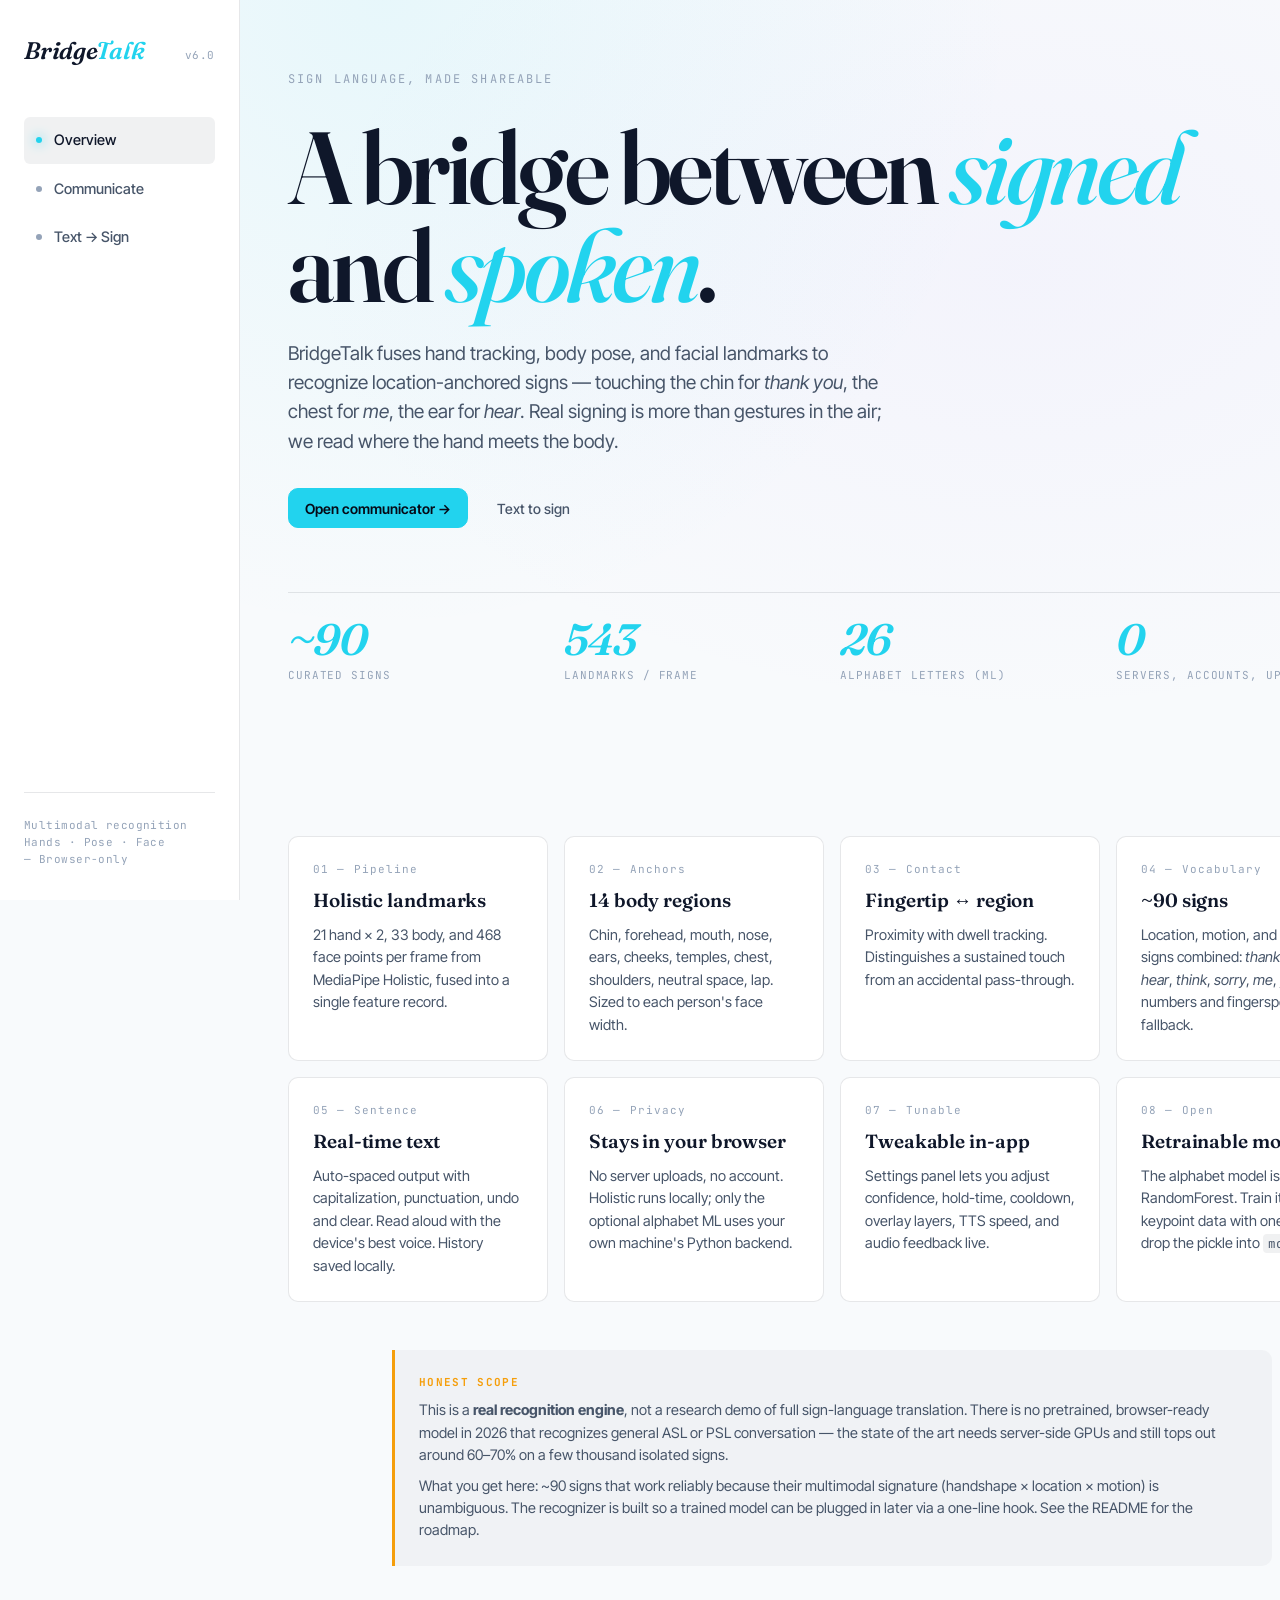
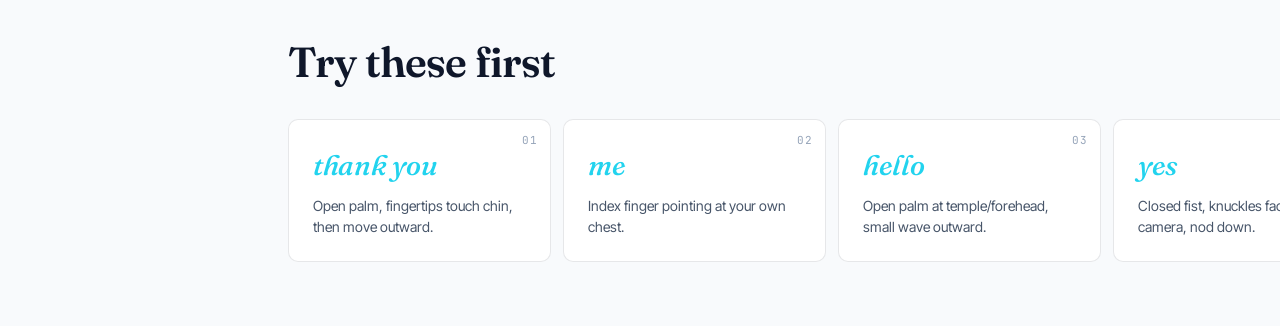
<file: index.html>
<!DOCTYPE html>
<html lang="en">
<head>
  <meta charset="utf-8" />
  <meta name="viewport" content="width=device-width, initial-scale=1" />
  <title>BridgeTalk — Multimodal Sign Language Communication</title>
  <link rel="stylesheet" href="style.css" />
  <script>
    try {
      const s = JSON.parse(localStorage.getItem('bridgetalk.settings.v1') || '{}');
      if (s.theme && s.theme !== 'auto') document.documentElement.setAttribute('data-theme', s.theme);
    } catch (e) {}
  </script>
</head>
<body>
  <div class="app-shell">
    <aside class="sidebar">
      <div class="brand">
        <span class="brand-mark">Bridge<em class="accent">Talk</em></span>
        <span class="brand-version">v6.0</span>
      </div>
      <nav class="nav">
        <a class="nav-item active" href="index.html"><span class="dot"></span>Overview</a>
        <a class="nav-item" href="communicate.html"><span class="dot"></span>Communicate</a>
        <a class="nav-item" href="text-to-sign.html"><span class="dot"></span>Text → Sign</a>
      </nav>
      <div class="sidebar-footer">
        Multimodal recognition<br>
        Hands · Pose · Face<br>
        — Browser-only
      </div>
    </aside>

    <main class="main" style="padding: 0;">
      <section class="hero">
        <div class="row-between" style="margin-bottom: var(--space-5);">
          <div class="hero-eyebrow">Sign language, made shareable</div>
          <div class="row" style="gap:8px;">
            <button class="btn btn-ghost btn-sm" id="themeToggle" title="Cycle theme">
              <span id="themeIcon">◐</span> <span id="themeLabel">Auto</span>
            </button>
          </div>
        </div>
        <h1 class="hero-title">A bridge between <em>signed</em> and <em>spoken</em>.</h1>
        <p class="hero-lede">
          BridgeTalk fuses hand tracking, body pose, and facial landmarks to recognize
          location-anchored signs — touching the chin for <em>thank you</em>, the chest for
          <em>me</em>, the ear for <em>hear</em>. Real signing is more than gestures in
          the air; we read where the hand meets the body.
        </p>
        <div class="hero-cta">
          <a class="btn btn-primary" href="communicate.html">Open communicator →</a>
          <a class="btn btn-ghost" href="text-to-sign.html">Text to sign</a>
        </div>

        <div class="hero-stats">
          <div class="hero-stat">
            <div class="hero-stat-num">~90</div>
            <div class="hero-stat-label">Curated signs</div>
          </div>
          <div class="hero-stat">
            <div class="hero-stat-num">543</div>
            <div class="hero-stat-label">Landmarks / frame</div>
          </div>
          <div class="hero-stat">
            <div class="hero-stat-num">26</div>
            <div class="hero-stat-label">Alphabet letters (ML)</div>
          </div>
          <div class="hero-stat">
            <div class="hero-stat-num">0</div>
            <div class="hero-stat-label">Servers, accounts, uploads</div>
          </div>
        </div>
      </section>

      <section class="feature-grid">
        <article class="feature">
          <div class="feature-num">01 — Pipeline</div>
          <h3 class="feature-title">Holistic landmarks</h3>
          <p>21 hand × 2, 33 body, and 468 face points per frame from MediaPipe Holistic, fused into a single feature record.</p>
        </article>
        <article class="feature">
          <div class="feature-num">02 — Anchors</div>
          <h3 class="feature-title">14 body regions</h3>
          <p>Chin, forehead, mouth, nose, ears, cheeks, temples, chest, shoulders, neutral space, lap. Sized to each person's face width.</p>
        </article>
        <article class="feature">
          <div class="feature-num">03 — Contact</div>
          <h3 class="feature-title">Fingertip ↔ region</h3>
          <p>Proximity with dwell tracking. Distinguishes a sustained touch from an accidental pass-through.</p>
        </article>
        <article class="feature">
          <div class="feature-num">04 — Vocabulary</div>
          <h3 class="feature-title">~90 signs</h3>
          <p>Location, motion, and shape signs combined: <em>thank you</em>, <em>eat</em>, <em>hear</em>, <em>think</em>, <em>sorry</em>, <em>me</em>, <em>you</em>, plus numbers and fingerspelling fallback.</p>
        </article>
        <article class="feature">
          <div class="feature-num">05 — Sentence</div>
          <h3 class="feature-title">Real-time text</h3>
          <p>Auto-spaced output with capitalization, punctuation, undo and clear. Read aloud with the device's best voice. History saved locally.</p>
        </article>
        <article class="feature">
          <div class="feature-num">06 — Privacy</div>
          <h3 class="feature-title">Stays in your browser</h3>
          <p>No server uploads, no account. Holistic runs locally; only the optional alphabet ML uses your own machine's Python backend.</p>
        </article>
        <article class="feature">
          <div class="feature-num">07 — Tunable</div>
          <h3 class="feature-title">Tweakable in-app</h3>
          <p>Settings panel lets you adjust confidence, hold-time, cooldown, overlay layers, TTS speed, and audio feedback live.</p>
        </article>
        <article class="feature">
          <div class="feature-num">08 — Open</div>
          <h3 class="feature-title">Retrainable model</h3>
          <p>The alphabet model is a small RandomForest. Train it on real keypoint data with one script and drop the pickle into <code>models/</code>.</p>
        </article>
      </section>

      <section class="disclosure">
        <h4>Honest scope</h4>
        <p>
          This is a <strong>real recognition engine</strong>, not a research demo of full sign-language
          translation. There is no pretrained, browser-ready model in 2026 that recognizes general
          ASL or PSL conversation — the state of the art needs server-side GPUs and still tops out
          around 60–70% on a few thousand isolated signs.
        </p>
        <p>
          What you get here: ~90 signs that work reliably because their multimodal signature
          (handshape × location × motion) is unambiguous. The recognizer is built so a trained
          model can be plugged in later via a one-line hook. See the README for the roadmap.
        </p>
      </section>

      <section class="how-to">
        <div class="how-to-inner">
          <h2 class="how-to-title">Try these first</h2>
          <div class="how-to-grid">
            <div class="how-to-card">
              <div class="how-to-num">01</div>
              <div class="how-to-sign">thank you</div>
              <div class="how-to-step">Open palm, fingertips touch chin, then move outward.</div>
            </div>
            <div class="how-to-card">
              <div class="how-to-num">02</div>
              <div class="how-to-sign">me</div>
              <div class="how-to-step">Index finger pointing at your own chest.</div>
            </div>
            <div class="how-to-card">
              <div class="how-to-num">03</div>
              <div class="how-to-sign">hello</div>
              <div class="how-to-step">Open palm at temple/forehead, small wave outward.</div>
            </div>
            <div class="how-to-card">
              <div class="how-to-num">04</div>
              <div class="how-to-sign">yes</div>
              <div class="how-to-step">Closed fist, knuckles facing camera, nod down.</div>
            </div>
          </div>
        </div>
      </section>
    </main>
  </div>

  <script type="module">
    import { settings } from './js/settings.js';

    const btn = document.getElementById('themeToggle');
    const icon = document.getElementById('themeIcon');
    const label = document.getElementById('themeLabel');
    const ORDER = ['auto', 'dark', 'light'];
    const ICONS = { auto: '◐', dark: '●', light: '○' };
    const LABELS = { auto: 'Auto', dark: 'Dark', light: 'Light' };

    function render() {
      const t = settings.get('theme');
      icon.textContent = ICONS[t];
      label.textContent = LABELS[t];
    }
    render();
    btn?.addEventListener('click', () => {
      const t = settings.get('theme');
      const next = ORDER[(ORDER.indexOf(t) + 1) % ORDER.length];
      settings.set('theme', next);
      render();
    });
  </script>
</body>
</html>
</file>
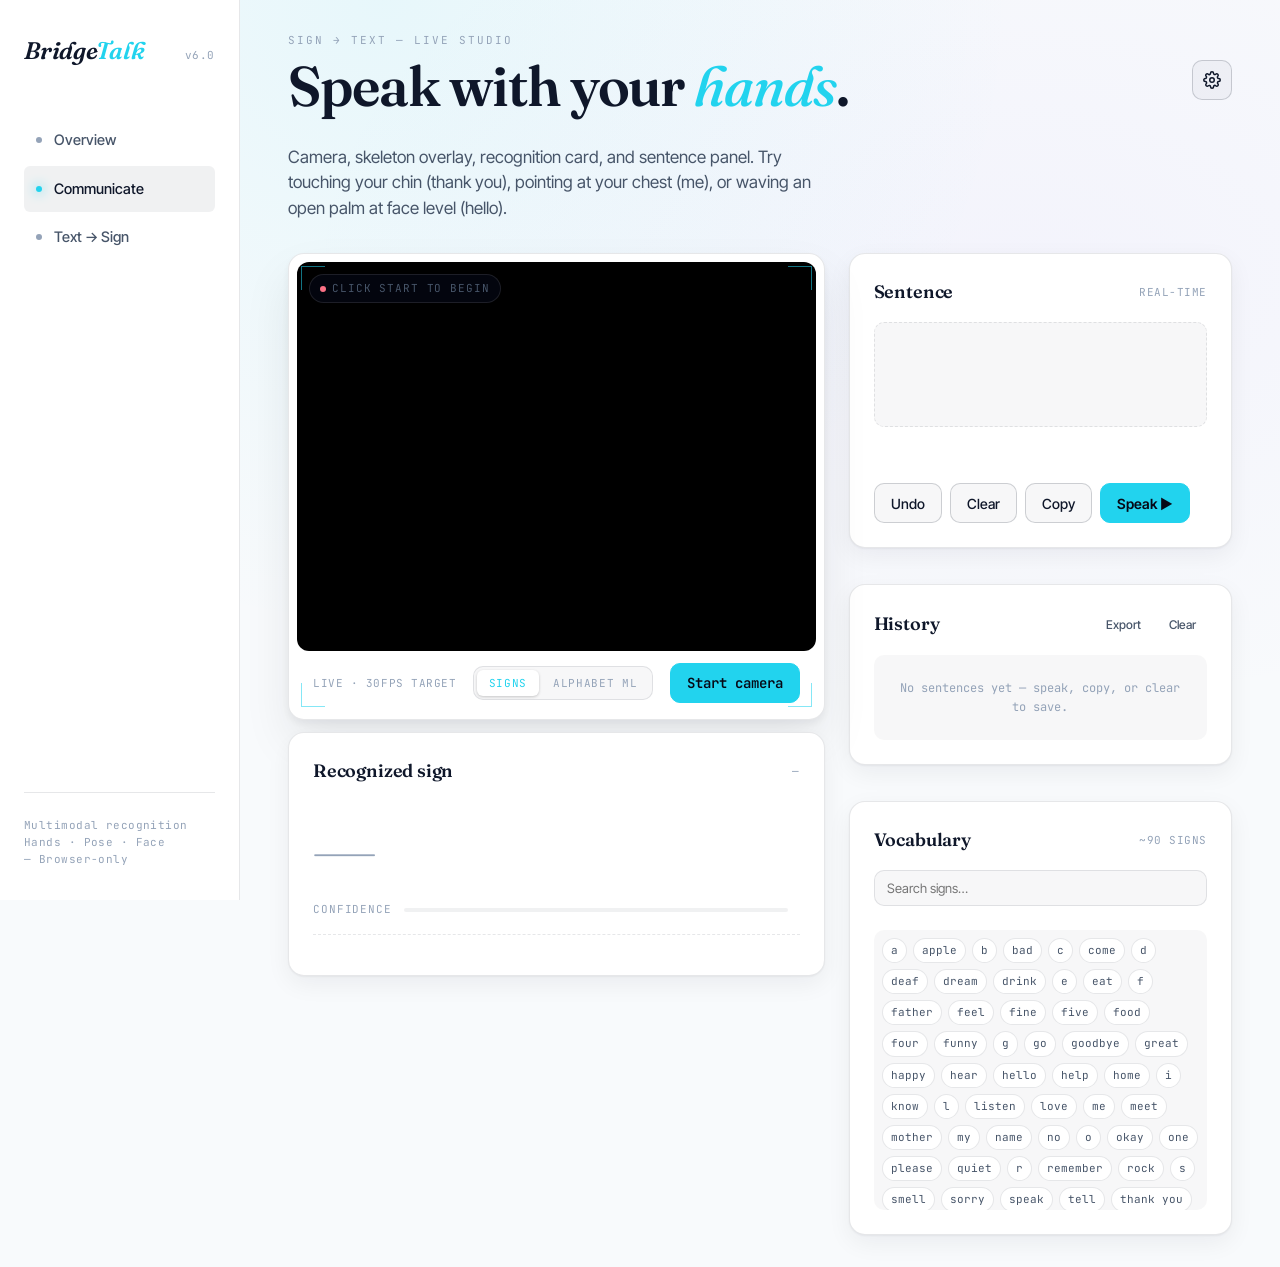
<file: communicate.html>
<!DOCTYPE html>
<html lang="en">
<head>
  <meta charset="utf-8" />
  <meta name="viewport" content="width=device-width, initial-scale=1" />
  <title>Communicate — BridgeTalk</title>
  <link rel="stylesheet" href="style.css" />
  <script>
    // Apply persisted theme before paint (avoids flash)
    try {
      const s = JSON.parse(localStorage.getItem('bridgetalk.settings.v1') || '{}');
      if (s.theme && s.theme !== 'auto') document.documentElement.setAttribute('data-theme', s.theme);
    } catch (e) {}
  </script>
</head>
<body>
  <div class="app-shell">
    <aside class="sidebar">
      <div class="brand">
        <span class="brand-mark">Bridge<em class="accent">Talk</em></span>
        <span class="brand-version">v6.0</span>
      </div>
      <nav class="nav">
        <a class="nav-item" href="index.html"><span class="dot"></span>Overview</a>
        <a class="nav-item active" href="communicate.html"><span class="dot"></span>Communicate</a>
        <a class="nav-item" href="text-to-sign.html"><span class="dot"></span>Text → Sign</a>
      </nav>
      <div class="sidebar-footer">
        Multimodal recognition<br>
        Hands · Pose · Face<br>
        — Browser-only
      </div>
    </aside>

    <main class="main">
      <header class="page-header">
        <div class="row-between">
          <div>
            <div class="page-eyebrow">Sign → Text — Live studio</div>
            <h1 class="page-title">Speak with your <em>hands</em>.</h1>
          </div>
          <button class="btn btn-icon" id="settingsBtn" title="Settings (S)" aria-label="Open settings">
            <svg width="18" height="18" viewBox="0 0 24 24" fill="none" stroke="currentColor" stroke-width="2">
              <circle cx="12" cy="12" r="3"/>
              <path d="M19.4 15a1.65 1.65 0 0 0 .33 1.82l.06.06a2 2 0 0 1 0 2.83 2 2 0 0 1-2.83 0l-.06-.06a1.65 1.65 0 0 0-1.82-.33 1.65 1.65 0 0 0-1 1.51V21a2 2 0 0 1-2 2 2 2 0 0 1-2-2v-.09A1.65 1.65 0 0 0 9 19.4a1.65 1.65 0 0 0-1.82.33l-.06.06a2 2 0 0 1-2.83 0 2 2 0 0 1 0-2.83l.06-.06a1.65 1.65 0 0 0 .33-1.82 1.65 1.65 0 0 0-1.51-1H3a2 2 0 0 1-2-2 2 2 0 0 1 2-2h.09A1.65 1.65 0 0 0 4.6 9a1.65 1.65 0 0 0-.33-1.82l-.06-.06a2 2 0 0 1 0-2.83 2 2 0 0 1 2.83 0l.06.06a1.65 1.65 0 0 0 1.82.33H9a1.65 1.65 0 0 0 1-1.51V3a2 2 0 0 1 2-2 2 2 0 0 1 2 2v.09a1.65 1.65 0 0 0 1 1.51 1.65 1.65 0 0 0 1.82-.33l.06-.06a2 2 0 0 1 2.83 0 2 2 0 0 1 0 2.83l-.06.06a1.65 1.65 0 0 0-.33 1.82V9a1.65 1.65 0 0 0 1.51 1H21a2 2 0 0 1 2 2 2 2 0 0 1-2 2h-.09a1.65 1.65 0 0 0-1.51 1z"/>
            </svg>
          </button>
        </div>
        <p class="page-lede">
          Camera, skeleton overlay, recognition card, and sentence panel. Try
          touching your chin (thank you), pointing at your chest (me), or
          waving an open palm at face level (hello).
        </p>
      </header>

      <div class="studio">
        <!-- LEFT: camera + recognized -->
        <div class="col">
          <div class="cam-stage">
            <div class="cam-frame">
              <video id="cam" playsinline muted></video>
              <canvas id="overlay"></canvas>
              <div class="cam-chip" id="camChip">
                <span class="pulse"></span>
                <span id="status">Click start to begin</span>
              </div>
              <div class="cam-fps hidden" id="fps">— fps</div>
            </div>
            <div class="cam-controls">
              <span>Live · 30fps target</span>
              <div class="mode-toggle" role="tablist">
                <button class="mode-btn active" data-mode="signs" type="button" title="Signs (1)">Signs</button>
                <button class="mode-btn" data-mode="alphabet" type="button" title="Alphabet ML (2)">Alphabet ML</button>
              </div>
              <button class="btn btn-primary" id="startBtn" title="Start/stop camera (Space)">Start camera</button>
            </div>
          </div>

          <div class="card recog-card" id="recogBox">
            <div class="card-head">
              <h3 class="card-title">Recognized sign</h3>
              <span class="card-sub" id="recogKind">—</span>
            </div>
            <div class="recog-word empty" id="recogWord">—</div>
            <div class="recog-meta">
              <span>Confidence</span>
              <div class="recog-conf-bar"><div id="recogConfBar"></div></div>
              <span id="recogConf"></span>
            </div>
            <div class="top3 hidden" id="top3"></div>
          </div>
        </div>

        <!-- RIGHT: sentence + history + vocab -->
        <div class="col">
          <div class="card sentence-panel">
            <div class="card-head">
              <h3 class="card-title">Sentence</h3>
              <span class="card-sub">Real-time</span>
            </div>
            <div class="sentence-display" id="sentence">&nbsp;</div>
            <div class="tokens" id="tokens"></div>
            <div class="sentence-controls">
              <button class="btn" id="undoBtn" title="Undo (U)">Undo</button>
              <button class="btn" id="clearBtn" title="Clear (Esc)">Clear</button>
              <button class="btn" id="copyBtn" title="Copy (C)">Copy</button>
              <button class="btn btn-primary" id="speakBtn" title="Speak (Enter)">Speak ▶</button>
            </div>
          </div>

          <div class="card history-panel">
            <div class="card-head">
              <h3 class="card-title">History</h3>
              <div class="row" style="gap:6px;">
                <button class="btn btn-ghost btn-sm" id="historyExportBtn" title="Download JSON">Export</button>
                <button class="btn btn-ghost btn-sm" id="historyClearBtn" title="Clear history">Clear</button>
              </div>
            </div>
            <div class="history-list" id="historyList"></div>
          </div>

          <div class="card vocab-browser">
            <div class="card-head">
              <h3 class="card-title">Vocabulary</h3>
              <span class="card-sub" id="vocabCount">~90 signs</span>
            </div>
            <input type="search" id="vocabSearch" class="vocab-search" placeholder="Search signs…" />
            <div class="vocab-list" id="vocabList"></div>
          </div>
        </div>
      </div>
    </main>
  </div>

  <!-- Settings drawer -->
  <div class="overlay-panel" id="settingsPanel" role="dialog" aria-labelledby="settingsTitle" aria-modal="true">
    <div class="panel-card">
      <div class="panel-head">
        <h3 id="settingsTitle" class="panel-title">Settings</h3>
        <button class="btn btn-icon btn-ghost" id="settingsCloseBtn" aria-label="Close settings">
          <svg width="16" height="16" viewBox="0 0 24 24" fill="none" stroke="currentColor" stroke-width="2"><path d="M6 6l12 12M6 18L18 6"/></svg>
        </button>
      </div>

      <div class="panel-section">
        <h4 class="panel-section-title">Appearance</h4>
        <label class="setting-row">
          <span class="setting-label">Theme</span>
          <select id="s-theme" class="setting-input">
            <option value="auto">Auto (system)</option>
            <option value="dark">Dark</option>
            <option value="light">Light</option>
          </select>
        </label>
        <label class="setting-row">
          <span class="setting-label">Show pose skeleton</span>
          <input type="checkbox" id="s-showPose" />
        </label>
        <label class="setting-row">
          <span class="setting-label">Show face mesh</span>
          <input type="checkbox" id="s-showFace" />
        </label>
        <label class="setting-row">
          <span class="setting-label">Show body anchors</span>
          <input type="checkbox" id="s-showAnchors" />
        </label>
        <label class="setting-row">
          <span class="setting-label">Show FPS counter</span>
          <input type="checkbox" id="s-showFps" />
        </label>
        <label class="setting-row">
          <span class="setting-label">Show top-3 alphabet alternatives</span>
          <input type="checkbox" id="s-showTop3" />
        </label>
      </div>

      <div class="panel-section">
        <h4 class="panel-section-title">Recognition (signs mode)</h4>
        <label class="setting-row stacked">
          <span class="setting-label-row">
            <span>Confidence threshold</span>
            <span class="setting-value" id="s-confThreshold-val">0.55</span>
          </span>
          <input type="range" id="s-confThreshold" min="0.30" max="0.90" step="0.01" />
          <span class="setting-hint">Lower = more sensitive but more false positives.</span>
        </label>
        <label class="setting-row stacked">
          <span class="setting-label-row">
            <span>Hold time (location/shape)</span>
            <span class="setting-value" id="s-holdTime-val">500 ms</span>
          </span>
          <input type="range" id="s-holdTime" min="200" max="1200" step="50" />
        </label>
        <label class="setting-row stacked">
          <span class="setting-label-row">
            <span>Repeat cooldown</span>
            <span class="setting-value" id="s-cooldown-val">1000 ms</span>
          </span>
          <input type="range" id="s-cooldown" min="400" max="2000" step="100" />
        </label>
      </div>

      <div class="panel-section">
        <h4 class="panel-section-title">Alphabet ML</h4>
        <label class="setting-row stacked">
          <span class="setting-label-row">
            <span>Min confidence</span>
            <span class="setting-value" id="s-alphabetMinConfidence-val">0.55</span>
          </span>
          <input type="range" id="s-alphabetMinConfidence" min="0.30" max="0.90" step="0.01" />
        </label>
        <label class="setting-row stacked">
          <span class="setting-label-row">
            <span>Required stable frames</span>
            <span class="setting-value" id="s-alphabetRequiredFrames-val">3</span>
          </span>
          <input type="range" id="s-alphabetRequiredFrames" min="1" max="6" step="1" />
          <span class="setting-hint">More frames = more reliable, but slower to emit.</span>
        </label>
      </div>

      <div class="panel-section">
        <h4 class="panel-section-title">Sentence &amp; speech</h4>
        <label class="setting-row">
          <span class="setting-label">Auto-capitalize &amp; punctuate</span>
          <input type="checkbox" id="s-autoCapitalize" />
        </label>
        <label class="setting-row">
          <span class="setting-label">Audio click on emission</span>
          <input type="checkbox" id="s-audioFeedback" />
        </label>
        <label class="setting-row stacked">
          <span class="setting-label-row">
            <span>TTS speed</span>
            <span class="setting-value" id="s-ttsRate-val">0.95×</span>
          </span>
          <input type="range" id="s-ttsRate" min="0.6" max="1.4" step="0.05" />
        </label>
      </div>

      <div class="panel-section">
        <h4 class="panel-section-title">Keyboard shortcuts</h4>
        <div class="kbd-grid">
          <span><kbd>Space</kbd> Start / stop camera</span>
          <span><kbd>1</kbd> Signs mode</span>
          <span><kbd>2</kbd> Alphabet mode</span>
          <span><kbd>U</kbd> Undo last word</span>
          <span><kbd>C</kbd> Copy sentence</span>
          <span><kbd>Enter</kbd> Speak sentence</span>
          <span><kbd>Esc</kbd> Clear sentence</span>
          <span><kbd>S</kbd> Toggle settings</span>
        </div>
      </div>

      <div class="panel-footer">
        <button class="btn btn-ghost" id="s-reset">Reset to defaults</button>
        <button class="btn btn-primary" id="settingsCloseBtn2" onclick="document.getElementById('settingsPanel').classList.remove('open')">Done</button>
      </div>
    </div>
  </div>

  <!-- Toast hint shown once -->
  <div class="hint-toast" id="hintToast">
    <strong>Shortcuts:</strong> Space=start · U=undo · Enter=speak · S=settings
  </div>

  <script type="module" src="js/app.js"></script>
</body>
</html>
</file>
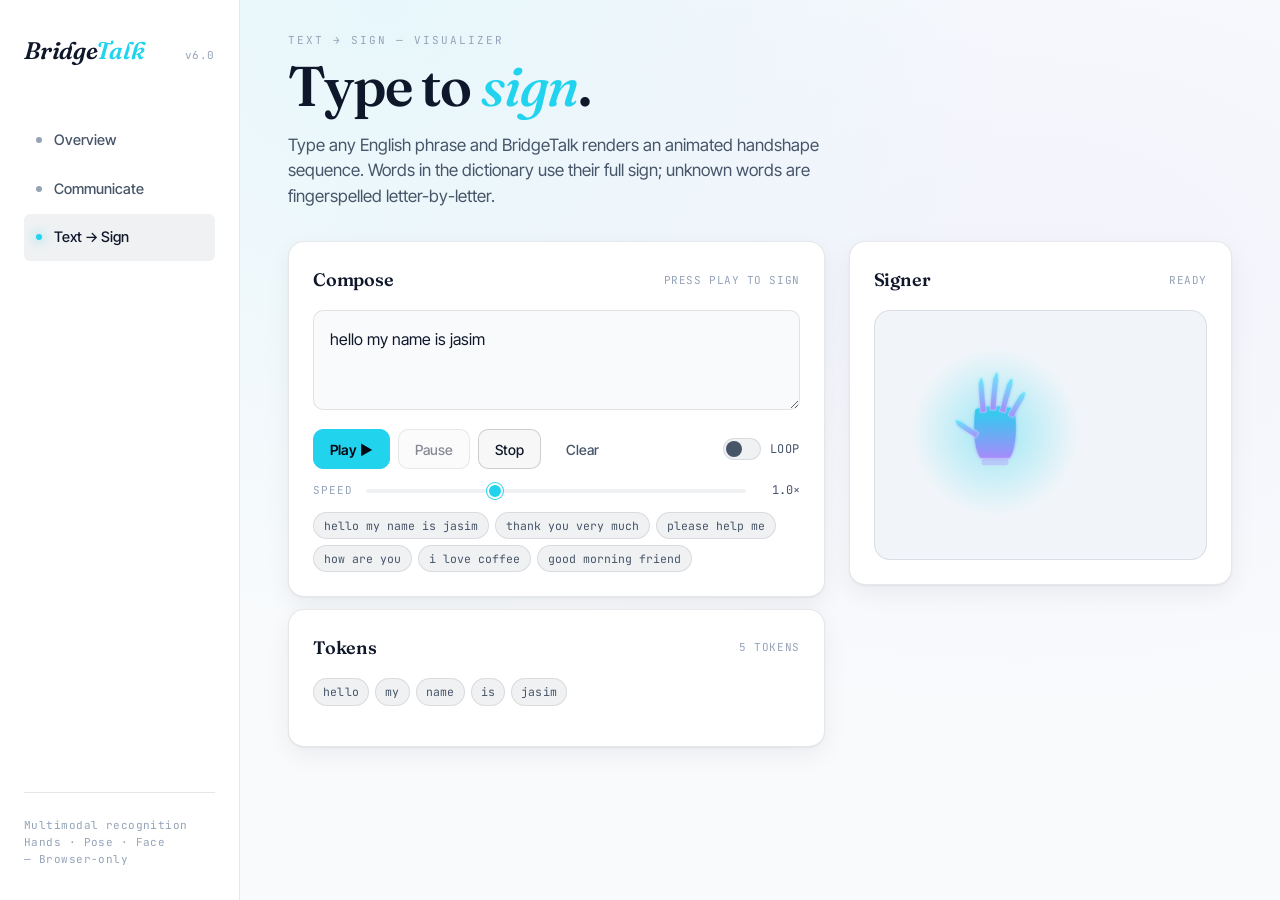
<file: text-to-sign.html>
<!DOCTYPE html>
<html lang="en">
<head>
  <meta charset="utf-8" />
  <meta name="viewport" content="width=device-width, initial-scale=1" />
  <title>Text → Sign — BridgeTalk</title>
  <link rel="stylesheet" href="style.css" />
  <script>
    try {
      const s = JSON.parse(localStorage.getItem('bridgetalk.settings.v1') || '{}');
      if (s.theme && s.theme !== 'auto') document.documentElement.setAttribute('data-theme', s.theme);
    } catch (e) {}
  </script>
  <style>
    .signer-stage {
      position: relative;
      aspect-ratio: 4 / 3;
      background: var(--bg-elev-2);
      border: 1px solid var(--border);
      border-radius: var(--radius-lg);
      display: flex;
      align-items: center;
      justify-content: center;
      overflow: hidden;
    }
    .signer-stage svg {
      max-width: 70%;
      max-height: 70%;
    }
    .signer-caption {
      position: absolute;
      bottom: var(--space-4);
      left: 50%;
      transform: translateX(-50%);
      font-family: var(--ff-display);
      font-style: italic;
      font-size: clamp(28px, 4vw, 44px);
      letter-spacing: -0.01em;
      color: var(--cyan);
      text-shadow: 0 2px 12px rgba(34, 211, 238, 0.35);
      max-width: 90%;
      text-align: center;
    }
    .composer textarea {
      width: 100%;
      min-height: 100px;
      padding: var(--space-4);
      background: var(--bg);
      border: 1px solid var(--border);
      border-radius: var(--radius-md);
      color: var(--text);
      font-family: inherit;
      font-size: 16px;
      line-height: 1.55;
      resize: vertical;
    }
    .composer textarea:focus {
      outline: none;
      border-color: var(--cyan);
    }
    .signer-progress {
      position: absolute;
      bottom: 0; left: 0; right: 0;
      height: 3px;
      background: rgba(255,255,255,0.04);
    }
    .signer-progress > div {
      height: 100%;
      width: 0%;
      background: linear-gradient(to right, var(--cyan), var(--violet));
      transition: width 0.18s linear;
    }
    .speed-control {
      display: flex;
      align-items: center;
      gap: var(--space-3);
      margin-top: var(--space-3);
    }
    .speed-control input[type="range"] { flex: 1; }
    .speed-val {
      font-family: var(--ff-mono);
      font-size: 12px;
      color: var(--text-muted);
      min-width: 40px;
      text-align: right;
    }
    .examples {
      display: flex;
      flex-wrap: wrap;
      gap: 6px;
      margin-top: var(--space-3);
    }
    .example-chip {
      font-family: var(--ff-mono);
      font-size: 11.5px;
      padding: 5px 10px;
      border-radius: 100px;
      background: var(--surface-strong);
      border: 1px solid var(--border);
      color: var(--text-muted);
      cursor: pointer;
      transition: all 0.15s var(--ease-out);
    }
    .example-chip:hover {
      background: var(--bg-elev-2);
      color: var(--text);
      border-color: var(--border-strong);
    }
  </style>
</head>
<body>
  <div class="app-shell">
    <aside class="sidebar">
      <div class="brand">
        <span class="brand-mark">Bridge<em class="accent">Talk</em></span>
        <span class="brand-version">v6.0</span>
      </div>
      <nav class="nav">
        <a class="nav-item" href="index.html"><span class="dot"></span>Overview</a>
        <a class="nav-item" href="communicate.html"><span class="dot"></span>Communicate</a>
        <a class="nav-item active" href="text-to-sign.html"><span class="dot"></span>Text → Sign</a>
      </nav>
      <div class="sidebar-footer">
        Multimodal recognition<br>
        Hands · Pose · Face<br>
        — Browser-only
      </div>
    </aside>

    <main class="main">
      <header class="page-header">
        <div class="page-eyebrow">Text → Sign — Visualizer</div>
        <h1 class="page-title">Type to <em>sign</em>.</h1>
        <p class="page-lede">
          Type any English phrase and BridgeTalk renders an animated handshape
          sequence. Words in the dictionary use their full sign; unknown words
          are fingerspelled letter-by-letter.
        </p>
      </header>

      <div class="studio">
        <div class="col">
          <div class="card composer">
            <div class="card-head">
              <h3 class="card-title">Compose</h3>
              <span class="card-sub">Press play to sign</span>
            </div>
            <textarea id="textInput" placeholder="Type something to sign — e.g. hello my name is jasim">hello my name is jasim</textarea>
            <div class="row" style="margin-top: 12px; gap: 8px; flex-wrap: wrap;">
              <button class="btn btn-primary" id="playBtn">Play ▶</button>
              <button class="btn" id="pauseBtn" disabled>Pause</button>
              <button class="btn" id="stopBtn">Stop</button>
              <button class="btn btn-ghost" id="clearBtn">Clear</button>
              <label class="row" style="gap:6px; margin-left:auto;">
                <input type="checkbox" id="loopChk" />
                <span style="font-family: var(--ff-mono); font-size: 12px; color: var(--text-muted); letter-spacing: 0.04em; text-transform: uppercase;">Loop</span>
              </label>
            </div>
            <div class="speed-control">
              <span style="font-family: var(--ff-mono); font-size: 11px; letter-spacing: 0.08em; color: var(--text-faint); text-transform: uppercase;">Speed</span>
              <input type="range" id="speedSlider" min="0.5" max="2.0" step="0.1" value="1.0" />
              <span class="speed-val" id="speedVal">1.0×</span>
            </div>
            <div class="examples">
              <button class="example-chip" data-text="hello my name is jasim">hello my name is jasim</button>
              <button class="example-chip" data-text="thank you very much">thank you very much</button>
              <button class="example-chip" data-text="please help me">please help me</button>
              <button class="example-chip" data-text="how are you">how are you</button>
              <button class="example-chip" data-text="i love coffee">i love coffee</button>
              <button class="example-chip" data-text="good morning friend">good morning friend</button>
            </div>
          </div>

          <div class="card">
            <div class="card-head">
              <h3 class="card-title">Tokens</h3>
              <span class="card-sub" id="tokenCount">0 tokens</span>
            </div>
            <div class="tokens" id="tokensPreview"></div>
          </div>
        </div>

        <div class="col">
          <div class="card">
            <div class="card-head">
              <h3 class="card-title">Signer</h3>
              <span class="card-sub" id="signerStatus">Ready</span>
            </div>
            <div class="signer-stage">
              <div id="signerMount"></div>
              <div class="signer-caption" id="signerCaption"></div>
              <div class="signer-progress"><div id="progressBar"></div></div>
            </div>
          </div>
        </div>
      </div>
    </main>
  </div>

  <script src="js/animations.js"></script>
  <script src="dictionary.js"></script>
  <script>
    const mount = document.getElementById('signerMount');
    const caption = document.getElementById('signerCaption');
    const status = document.getElementById('signerStatus');
    const playBtn = document.getElementById('playBtn');
    const pauseBtn = document.getElementById('pauseBtn');
    const stopBtn = document.getElementById('stopBtn');
    const clearBtn = document.getElementById('clearBtn');
    const loopChk = document.getElementById('loopChk');
    const input = document.getElementById('textInput');
    const speedSlider = document.getElementById('speedSlider');
    const speedVal = document.getElementById('speedVal');
    const progressBar = document.getElementById('progressBar');
    const tokensPreview = document.getElementById('tokensPreview');
    const tokenCount = document.getElementById('tokenCount');

    const Anim = window.BridgeTalkAnim;
    let svgEl = null, animator = null;
    let tokenQueue = [];
    let totalTokens = 0;
    let currentIdx = 0;

    function ensureSvg() {
      if (svgEl) return;
      svgEl = Anim.createSvg();
      mount.appendChild(svgEl);
      animator = new Anim.HandAnimator(svgEl);
      animator.onTokenStart = (tok, idx) => {
        currentIdx = idx;
        caption.textContent = (tok.word || '').toUpperCase();
        updateProgress();
        // Highlight current token chip
        const chips = tokensPreview.querySelectorAll('.token');
        chips.forEach((c, i) => c.classList.toggle('token-active', i === idx));
      };
      animator.onTokenDone = () => updateProgress();
      animator.onComplete = () => {
        if (loopChk?.checked) {
          // restart
          status.textContent = 'Looping…';
          setTimeout(() => play(), 400);
          return;
        }
        status.textContent = 'Done';
        caption.textContent = '';
        playBtn.disabled = false;
        pauseBtn.disabled = true;
        progressBar.style.width = '100%';
        tokensPreview.querySelectorAll('.token').forEach(c => c.classList.remove('token-active'));
      };
    }

    function updateProgress() {
      if (!totalTokens) { progressBar.style.width = '0%'; return; }
      const pct = ((currentIdx + 1) / totalTokens) * 100;
      progressBar.style.width = pct + '%';
    }

    function renderTokens(tokens) {
      tokensPreview.innerHTML = tokens.map(t => {
        const cls = t.kind === 'fingerspell' ? 'token token-spell' : 'token';
        return `<span class="${cls}">${escapeHtml(t.word)}</span>`;
      }).join('') || '<span style="color: var(--text-faint); font-size: 12px;">Empty — type something above.</span>';
      tokenCount.textContent = `${tokens.length} token${tokens.length === 1 ? '' : 's'}`;
    }

    function escapeHtml(s) {
      return String(s).replace(/[&<>"']/g, c => ({
        '&':'&amp;','<':'&lt;','>':'&gt;','"':'&quot;',"'":'&#39;'
      }[c]));
    }

    function play() {
      ensureSvg();
      const text = input.value.trim();
      if (!text) { status.textContent = 'Type something first.'; return; }
      const tokens = window.BridgeTalkDict.tokenizeForSigning(text);
      if (!tokens.length) { status.textContent = 'Nothing to sign.'; return; }
      tokenQueue = tokens;
      totalTokens = tokens.length;
      currentIdx = 0;
      renderTokens(tokens);
      status.textContent = 'Playing…';
      playBtn.disabled = true;
      pauseBtn.disabled = false;
      progressBar.style.width = '0%';
      animator.stop();
      animator.speed = parseFloat(speedSlider.value);
      animator.setQueue(tokens);
      animator.play();
    }
    function pause() {
      if (!animator) return;
      if (animator.playing) {
        animator.stop();
        status.textContent = 'Paused';
        pauseBtn.textContent = 'Resume';
      } else {
        animator.play();
        status.textContent = 'Playing…';
        pauseBtn.textContent = 'Pause';
      }
    }
    function stop() {
      animator?.stop();
      caption.textContent = '';
      status.textContent = 'Stopped';
      playBtn.disabled = false;
      pauseBtn.disabled = true;
      pauseBtn.textContent = 'Pause';
      progressBar.style.width = '0%';
      tokensPreview.querySelectorAll('.token').forEach(c => c.classList.remove('token-active'));
    }
    function clear() {
      input.value = '';
      stop();
      renderTokens([]);
    }

    speedSlider.addEventListener('input', () => {
      const v = parseFloat(speedSlider.value);
      speedVal.textContent = v.toFixed(1) + '×';
      if (animator) animator.speed = v;
    });

    // Live preview tokenization on input change
    let previewTimer = null;
    input.addEventListener('input', () => {
      clearTimeout(previewTimer);
      previewTimer = setTimeout(() => {
        const txt = input.value.trim();
        if (!txt) return renderTokens([]);
        if (!window.BridgeTalkDict) return;
        const tokens = window.BridgeTalkDict.tokenizeForSigning(txt);
        renderTokens(tokens);
      }, 200);
    });

    // Example chips
    document.querySelectorAll('.example-chip').forEach(c => {
      c.addEventListener('click', () => {
        input.value = c.dataset.text;
        input.dispatchEvent(new Event('input'));
        input.focus();
      });
    });

    playBtn.addEventListener('click', play);
    pauseBtn.addEventListener('click', pause);
    stopBtn.addEventListener('click', stop);
    clearBtn.addEventListener('click', clear);

    // Keyboard
    document.addEventListener('keydown', (e) => {
      const tag = (e.target.tagName || '').toLowerCase();
      if (tag === 'textarea' || tag === 'input') return;
      if (e.key === ' ') { e.preventDefault(); play(); }
      else if (e.key === 'Escape') stop();
    });

    ensureSvg();
    // Initial preview
    input.dispatchEvent(new Event('input'));
  </script>
</body>
</html>
</file>
<file: style.css>
/* ============================================================
   BridgeTalk v6 — Design System
   ============================================================
   Refined, editorial, serious-tool aesthetic. This is
   accessibility infrastructure — clarity comes first,
   visual interest second.

   Type: Fraunces (display, italic-friendly), Inter Tight (body),
         JetBrains Mono (data/labels)
   Theme: dark by default, light by system preference, overridable.
   ============================================================ */

@import url('https://fonts.googleapis.com/css2?family=Fraunces:ital,opsz,wght@0,9..144,400;0,9..144,600;0,9..144,700;1,9..144,500&family=Inter+Tight:wght@400;500;600;700&family=JetBrains+Mono:wght@400;500&display=swap');

/* ----- Tokens ----- */
:root {
  --cyan: #22d3ee;
  --violet: #a78bfa;
  --amber: #f59e0b;
  --rose: #fb7185;
  --emerald: #34d399;

  --ff-display: 'Fraunces', Georgia, serif;
  --ff-body: 'Inter Tight', -apple-system, BlinkMacSystemFont, sans-serif;
  --ff-mono: 'JetBrains Mono', Menlo, monospace;

  --radius-sm: 6px;
  --radius-md: 10px;
  --radius-lg: 16px;
  --radius-xl: 24px;

  --space-1: 4px;
  --space-2: 8px;
  --space-3: 12px;
  --space-4: 16px;
  --space-5: 24px;
  --space-6: 32px;
  --space-7: 48px;
  --space-8: 64px;

  --ease-out: cubic-bezier(0.22, 1, 0.36, 1);
  --ease-in-out: cubic-bezier(0.65, 0, 0.35, 1);
}

/* DARK (default) */
:root,
[data-theme="dark"] {
  --bg: #060916;
  --bg-elev-1: #0c1326;
  --bg-elev-2: #131c34;
  --surface: rgba(255, 255, 255, 0.04);
  --surface-strong: rgba(255, 255, 255, 0.08);
  --border: rgba(255, 255, 255, 0.10);
  --border-strong: rgba(255, 255, 255, 0.18);
  --text: #f1f5f9;
  --text-muted: #94a3b8;
  --text-faint: #64748b;
  --shadow-1: 0 1px 0 rgba(255,255,255,0.04) inset, 0 8px 32px rgba(0,0,0,0.4);
  --shadow-2: 0 1px 0 rgba(255,255,255,0.06) inset, 0 24px 64px rgba(0,0,0,0.55);
  --gradient-1: radial-gradient(ellipse at 30% 0%, rgba(34, 211, 238, 0.10), transparent 50%),
                radial-gradient(ellipse at 80% 30%, rgba(167, 139, 250, 0.08), transparent 50%);
}

/* LIGHT (system preference, only if user hasn't picked) */
@media (prefers-color-scheme: light) {
  :root:not([data-theme]) {
    --bg: #f8fafc;
    --bg-elev-1: #ffffff;
    --bg-elev-2: #f1f5f9;
    --surface: rgba(15, 23, 42, 0.03);
    --surface-strong: rgba(15, 23, 42, 0.06);
    --border: rgba(15, 23, 42, 0.10);
    --border-strong: rgba(15, 23, 42, 0.18);
    --text: #0f172a;
    --text-muted: #475569;
    --text-faint: #94a3b8;
    --shadow-1: 0 1px 2px rgba(15,23,42,0.05), 0 8px 24px rgba(15,23,42,0.06);
    --shadow-2: 0 4px 8px rgba(15,23,42,0.06), 0 24px 48px rgba(15,23,42,0.08);
    --gradient-1: radial-gradient(ellipse at 30% 0%, rgba(34, 211, 238, 0.08), transparent 50%),
                  radial-gradient(ellipse at 80% 30%, rgba(167, 139, 250, 0.06), transparent 50%);
  }
}

[data-theme="light"] {
  --bg: #f8fafc;
  --bg-elev-1: #ffffff;
  --bg-elev-2: #f1f5f9;
  --surface: rgba(15, 23, 42, 0.03);
  --surface-strong: rgba(15, 23, 42, 0.06);
  --border: rgba(15, 23, 42, 0.10);
  --border-strong: rgba(15, 23, 42, 0.18);
  --text: #0f172a;
  --text-muted: #475569;
  --text-faint: #94a3b8;
  --shadow-1: 0 1px 2px rgba(15,23,42,0.05), 0 8px 24px rgba(15,23,42,0.06);
  --shadow-2: 0 4px 8px rgba(15,23,42,0.06), 0 24px 48px rgba(15,23,42,0.08);
  --gradient-1: radial-gradient(ellipse at 30% 0%, rgba(34, 211, 238, 0.08), transparent 50%),
                radial-gradient(ellipse at 80% 30%, rgba(167, 139, 250, 0.06), transparent 50%);
}

/* ----- Reset + base ----- */
*, *::before, *::after { box-sizing: border-box; }
html, body { margin: 0; padding: 0; }
html { -webkit-font-smoothing: antialiased; }

body {
  font-family: var(--ff-body);
  font-size: 15.5px;
  line-height: 1.55;
  color: var(--text);
  background: var(--bg);
  background-image: var(--gradient-1);
  background-attachment: fixed;
  min-height: 100vh;
}

a { color: inherit; text-decoration: none; }
button { font-family: inherit; }
input, select, textarea { font-family: inherit; }

::selection { background: var(--cyan); color: #060916; }

/* ----- Layout shell ----- */
.app-shell {
  display: grid;
  grid-template-columns: 240px 1fr;
  min-height: 100vh;
}
@media (max-width: 880px) {
  .app-shell { grid-template-columns: 1fr; }
  .sidebar {
    display: flex;
    flex-direction: row;
    align-items: center;
    justify-content: space-between;
    height: auto;
    position: sticky;
    top: 0;
    padding: var(--space-3) var(--space-4);
    z-index: 50;
  }
  .sidebar .brand { margin-bottom: 0; }
  .sidebar-footer { display: none; }
  .nav { flex-direction: row; gap: 2px; }
  .nav-item { padding: 6px 10px; font-size: 13px; }
  .nav-item .dot { display: none; }
}

.sidebar {
  position: sticky;
  top: 0;
  height: 100vh;
  background: var(--bg-elev-1);
  border-right: 1px solid var(--border);
  padding: var(--space-6) var(--space-5);
  display: flex;
  flex-direction: column;
}

.brand {
  display: flex;
  align-items: baseline;
  gap: var(--space-2);
  margin-bottom: var(--space-7);
}
.brand-mark {
  font-family: var(--ff-display);
  font-style: italic;
  font-weight: 600;
  font-size: 24px;
  letter-spacing: -0.01em;
}
.brand-mark .accent {
  color: var(--cyan);
}
.brand-version {
  font-family: var(--ff-mono);
  font-size: 11px;
  color: var(--text-faint);
  margin-left: auto;
  letter-spacing: 0.05em;
}

.nav { display: flex; flex-direction: column; gap: 2px; }
.nav-item {
  display: flex;
  align-items: center;
  gap: var(--space-3);
  padding: var(--space-3) var(--space-3);
  border-radius: var(--radius-sm);
  color: var(--text-muted);
  font-size: 14.5px;
  font-weight: 500;
  transition: all 0.15s var(--ease-out);
}
.nav-item:hover { background: var(--surface); color: var(--text); }
.nav-item.active {
  background: var(--surface-strong);
  color: var(--text);
}
.nav-item .dot {
  width: 6px; height: 6px;
  border-radius: 50%;
  background: var(--text-faint);
}
.nav-item.active .dot { background: var(--cyan); box-shadow: 0 0 12px var(--cyan); }

.sidebar-footer {
  margin-top: auto;
  padding-top: var(--space-5);
  border-top: 1px solid var(--border);
  font-family: var(--ff-mono);
  font-size: 11px;
  color: var(--text-faint);
  letter-spacing: 0.04em;
}

.main {
  padding: var(--space-6) var(--space-7);
  max-width: 1400px;
}
@media (max-width: 880px) {
  .main { padding: var(--space-5) var(--space-4); }
}

/* ----- Page header ----- */
.page-header {
  margin-bottom: var(--space-6);
}
.page-eyebrow {
  font-family: var(--ff-mono);
  font-size: 11px;
  letter-spacing: 0.18em;
  text-transform: uppercase;
  color: var(--text-faint);
  margin-bottom: var(--space-2);
}
.page-title {
  font-family: var(--ff-display);
  font-weight: 600;
  font-size: clamp(32px, 4.5vw, 56px);
  line-height: 1.05;
  letter-spacing: -0.02em;
  margin: 0 0 var(--space-3) 0;
}
.page-title em {
  font-style: italic;
  color: var(--cyan);
  font-weight: 500;
}
.page-lede {
  font-size: 17px;
  color: var(--text-muted);
  max-width: 56ch;
  line-height: 1.5;
}

/* ----- Cards & glass ----- */
.card {
  background: var(--bg-elev-1);
  border: 1px solid var(--border);
  border-radius: var(--radius-lg);
  padding: var(--space-5);
  box-shadow: var(--shadow-1);
}
.card-head {
  display: flex;
  align-items: center;
  justify-content: space-between;
  margin-bottom: var(--space-4);
}
.card-title {
  font-family: var(--ff-display);
  font-weight: 600;
  font-size: 18px;
  letter-spacing: -0.01em;
  margin: 0;
}
.card-sub {
  font-family: var(--ff-mono);
  font-size: 11px;
  color: var(--text-faint);
  letter-spacing: 0.05em;
  text-transform: uppercase;
}

/* ----- Buttons ----- */
.btn {
  display: inline-flex;
  align-items: center;
  justify-content: center;
  gap: var(--space-2);
  height: 40px;
  padding: 0 var(--space-4);
  border-radius: var(--radius-md);
  border: 1px solid var(--border-strong);
  background: var(--surface);
  color: var(--text);
  font-size: 14px;
  font-weight: 500;
  cursor: pointer;
  transition: all 0.15s var(--ease-out);
}
.btn:hover:not(:disabled) {
  background: var(--surface-strong);
  border-color: var(--text-faint);
}
.btn:disabled { opacity: 0.5; cursor: not-allowed; }
.btn-sm { height: 30px; padding: 0 10px; font-size: 12px; }

.btn-primary {
  background: var(--cyan);
  color: #060916;
  border-color: var(--cyan);
  font-weight: 600;
}
.btn-primary:hover:not(:disabled) {
  background: #67e8f9;
  border-color: #67e8f9;
}
.btn-primary.is-speaking {
  animation: speakingPulse 1s var(--ease-in-out) infinite;
}
@keyframes speakingPulse {
  0%, 100% { box-shadow: 0 0 0 0 var(--cyan); }
  50% { box-shadow: 0 0 0 6px transparent; }
}
.btn-ghost {
  background: transparent;
  border-color: transparent;
  color: var(--text-muted);
}
.btn-ghost:hover { color: var(--text); background: var(--surface); }

.btn-icon {
  width: 40px; height: 40px;
  padding: 0;
}

/* ----- Communicate page layout ----- */
.studio {
  display: grid;
  grid-template-columns: minmax(0, 1.4fr) minmax(0, 1fr);
  gap: var(--space-5);
  align-items: start;
}
@media (max-width: 1100px) {
  .studio { grid-template-columns: 1fr; }
}

.cam-stage {
  position: relative;
  background: var(--bg-elev-1);
  border: 1px solid var(--border);
  border-radius: var(--radius-lg);
  padding: var(--space-2);
  box-shadow: var(--shadow-2);
  overflow: hidden;
}
.cam-stage::before {
  content: '';
  position: absolute;
  inset: 12px;
  pointer-events: none;
  background:
    linear-gradient(to right, var(--cyan) 24px, transparent 24px) top left/24px 1px no-repeat,
    linear-gradient(to bottom, var(--cyan) 24px, transparent 24px) top left/1px 24px no-repeat,
    linear-gradient(to left, var(--cyan) 24px, transparent 24px) top right/24px 1px no-repeat,
    linear-gradient(to bottom, var(--cyan) 24px, transparent 24px) top right/1px 24px no-repeat,
    linear-gradient(to right, var(--cyan) 24px, transparent 24px) bottom left/24px 1px no-repeat,
    linear-gradient(to top, var(--cyan) 24px, transparent 24px) bottom left/1px 24px no-repeat,
    linear-gradient(to left, var(--cyan) 24px, transparent 24px) bottom right/24px 1px no-repeat,
    linear-gradient(to top, var(--cyan) 24px, transparent 24px) bottom right/1px 24px no-repeat;
  opacity: 0.55;
  z-index: 2;
}

.cam-frame {
  position: relative;
  border-radius: calc(var(--radius-lg) - 4px);
  overflow: hidden;
  background: #000;
  aspect-ratio: 4 / 3;
}
.cam-frame video,
.cam-frame canvas {
  position: absolute;
  inset: 0;
  width: 100%;
  height: 100%;
  object-fit: cover;
  transform: scaleX(-1);
}
.cam-frame canvas { transform: scaleX(1); }

.cam-chip {
  position: absolute;
  top: var(--space-3);
  left: var(--space-3);
  z-index: 3;
  display: inline-flex;
  align-items: center;
  gap: 6px;
  font-family: var(--ff-mono);
  font-size: 11px;
  letter-spacing: 0.08em;
  text-transform: uppercase;
  padding: 5px 10px;
  border-radius: 100px;
  background: rgba(6, 9, 22, 0.65);
  backdrop-filter: blur(8px);
  border: 1px solid rgba(255,255,255,0.1);
  color: var(--text-muted);
  max-width: calc(100% - 90px);
  white-space: nowrap;
  overflow: hidden;
  text-overflow: ellipsis;
}
.cam-chip .pulse {
  width: 6px; height: 6px; border-radius: 50%;
  background: var(--rose);
  flex-shrink: 0;
}
.cam-chip.live .pulse {
  background: var(--emerald);
  animation: pulse 1.6s var(--ease-in-out) infinite;
}
@keyframes pulse {
  0%, 100% { opacity: 1; box-shadow: 0 0 0 0 var(--emerald); }
  50% { opacity: 0.6; box-shadow: 0 0 0 8px transparent; }
}

.cam-fps {
  position: absolute;
  top: var(--space-3);
  right: var(--space-3);
  z-index: 3;
  font-family: var(--ff-mono);
  font-size: 11px;
  letter-spacing: 0.08em;
  text-transform: uppercase;
  padding: 5px 10px;
  border-radius: 100px;
  background: rgba(6, 9, 22, 0.65);
  backdrop-filter: blur(8px);
  border: 1px solid rgba(255,255,255,0.1);
  color: var(--emerald);
}
.cam-fps.hidden { display: none; }

.cam-controls {
  display: flex;
  align-items: center;
  justify-content: space-between;
  padding: var(--space-3) var(--space-4) var(--space-2);
  font-family: var(--ff-mono);
  font-size: 11px;
  letter-spacing: 0.05em;
  color: var(--text-faint);
  text-transform: uppercase;
  flex-wrap: wrap;
  gap: var(--space-2);
}

/* ----- Recognized box ----- */
.recog-card {
  position: relative;
  overflow: hidden;
}
.recog-card::after {
  content: '';
  position: absolute;
  inset: 0;
  background: radial-gradient(circle at 50% 0%, var(--cyan), transparent 60%);
  opacity: 0;
  pointer-events: none;
  transition: opacity 0.4s var(--ease-out);
}
.recog-card.active::after { opacity: 0.06; }
.recog-card.emitted::after { opacity: 0.18; }

.recog-word {
  font-family: var(--ff-display);
  font-style: italic;
  font-weight: 500;
  font-size: clamp(48px, 7vw, 88px);
  line-height: 1;
  letter-spacing: -0.02em;
  margin: var(--space-3) 0;
  min-height: 1em;
}
.recog-word.empty { color: var(--text-faint); font-style: normal; }
.recog-meta {
  display: flex;
  align-items: center;
  gap: var(--space-3);
  font-family: var(--ff-mono);
  font-size: 11px;
  letter-spacing: 0.08em;
  text-transform: uppercase;
  color: var(--text-faint);
}
.recog-conf-bar {
  flex: 1;
  height: 4px;
  background: var(--surface-strong);
  border-radius: 100px;
  overflow: hidden;
  position: relative;
}
.recog-conf-bar > div {
  position: absolute;
  inset: 0;
  width: 0%;
  background: linear-gradient(to right, var(--cyan), var(--violet));
  transition: width 0.2s var(--ease-out);
  border-radius: 100px;
}

/* ----- Top-3 alternatives ladder ----- */
.top3 {
  margin-top: var(--space-4);
  padding-top: var(--space-4);
  border-top: 1px dashed var(--border);
  display: flex;
  flex-direction: column;
  gap: 6px;
}
.top3.hidden { display: none; }
.top3-row {
  display: grid;
  grid-template-columns: 22px 1fr 38px;
  align-items: center;
  gap: var(--space-3);
  font-family: var(--ff-mono);
  font-size: 11px;
  color: var(--text-muted);
  letter-spacing: 0.04em;
}
.top3-letter {
  font-family: var(--ff-display);
  font-weight: 600;
  font-style: italic;
  font-size: 16px;
  color: var(--text-faint);
  text-align: center;
}
.top3-best .top3-letter { color: var(--cyan); }
.top3-bar {
  height: 3px;
  background: var(--surface-strong);
  border-radius: 100px;
  overflow: hidden;
}
.top3-bar > div {
  height: 100%;
  background: var(--text-faint);
  border-radius: 100px;
  transition: width 0.18s var(--ease-out);
}
.top3-best .top3-bar > div { background: linear-gradient(to right, var(--cyan), var(--violet)); }
.top3-pct { text-align: right; color: var(--text-faint); }

/* ----- Sentence panel ----- */
.sentence-panel { display: flex; flex-direction: column; }
.sentence-display {
  font-family: var(--ff-display);
  font-weight: 500;
  font-size: clamp(22px, 2.6vw, 30px);
  line-height: 1.35;
  letter-spacing: -0.01em;
  min-height: 3.5em;
  padding: var(--space-4);
  background: var(--surface);
  border: 1px dashed var(--border);
  border-radius: var(--radius-md);
  margin-bottom: var(--space-3);
  word-break: break-word;
}
.tokens {
  display: flex;
  flex-wrap: wrap;
  gap: 6px;
  margin-bottom: var(--space-4);
  min-height: 28px;
}
.token {
  font-family: var(--ff-mono);
  font-size: 11.5px;
  padding: 4px 9px;
  border-radius: 100px;
  background: var(--surface-strong);
  border: 1px solid var(--border);
  color: var(--text-muted);
  letter-spacing: 0.02em;
}
.token-spell { color: var(--violet); border-color: var(--violet); }
.token-active {
  background: var(--cyan);
  color: #060916;
  border-color: var(--cyan);
  box-shadow: 0 0 0 3px rgba(34, 211, 238, 0.25);
}

.sentence-controls {
  display: flex;
  flex-wrap: wrap;
  gap: var(--space-2);
}

/* ----- History panel ----- */
.history-panel { margin-top: var(--space-5); }
.history-list {
  display: flex;
  flex-direction: column;
  gap: var(--space-2);
  max-height: 320px;
  overflow-y: auto;
  padding: var(--space-2);
  background: var(--surface);
  border-radius: var(--radius-md);
}
.history-empty {
  font-family: var(--ff-mono);
  font-size: 12px;
  color: var(--text-faint);
  padding: var(--space-4);
  text-align: center;
}
.history-item {
  padding: var(--space-3);
  background: var(--bg-elev-1);
  border: 1px solid var(--border);
  border-radius: var(--radius-md);
  transition: border-color 0.15s var(--ease-out);
}
.history-item:hover { border-color: var(--border-strong); }
.history-meta {
  font-family: var(--ff-mono);
  font-size: 10.5px;
  letter-spacing: 0.06em;
  text-transform: uppercase;
  color: var(--text-faint);
  margin-bottom: 4px;
}
.history-text {
  font-size: 14px;
  color: var(--text);
  margin-bottom: var(--space-2);
  word-break: break-word;
}
.history-actions {
  display: flex;
  gap: 4px;
}
.history-actions .btn { font-size: 11px; height: 26px; padding: 0 8px; }

/* ----- Vocab browser ----- */
.vocab-browser {
  margin-top: var(--space-5);
}
.vocab-search {
  width: 100%;
  height: 36px;
  padding: 0 var(--space-3);
  background: var(--surface);
  border: 1px solid var(--border);
  border-radius: var(--radius-md);
  color: var(--text);
  font-size: 13px;
  margin-bottom: var(--space-3);
}
.vocab-search:focus {
  outline: none;
  border-color: var(--cyan);
}
.vocab-list {
  display: flex;
  flex-wrap: wrap;
  gap: 6px;
  margin-top: var(--space-3);
  max-height: 280px;
  overflow-y: auto;
  padding: var(--space-2);
  background: var(--surface);
  border-radius: var(--radius-md);
}
.vocab-chip {
  font-family: var(--ff-mono);
  font-size: 11px;
  padding: 3px 8px;
  border-radius: 100px;
  background: var(--bg-elev-1);
  border: 1px solid var(--border);
  color: var(--text-muted);
}
.vocab-empty {
  font-family: var(--ff-mono);
  font-size: 11.5px;
  color: var(--text-faint);
  padding: var(--space-3);
}

/* ----- Status line ----- */
.status-line {
  font-family: var(--ff-mono);
  font-size: 12px;
  letter-spacing: 0.05em;
  color: var(--text-faint);
}

/* ----- Landing page hero ----- */
.hero {
  padding: var(--space-8) var(--space-7);
  max-width: 1200px;
  margin: 0 auto;
}
.hero-eyebrow {
  font-family: var(--ff-mono);
  font-size: 12px;
  letter-spacing: 0.18em;
  text-transform: uppercase;
  color: var(--text-faint);
}
.hero-title {
  font-family: var(--ff-display);
  font-weight: 600;
  font-size: clamp(48px, 8vw, 112px);
  line-height: 0.96;
  letter-spacing: -0.035em;
  margin: 0 0 var(--space-5) 0;
  max-width: 16ch;
}
.hero-title em { font-style: italic; color: var(--cyan); font-weight: 500; }
.hero-lede {
  font-size: 19px;
  line-height: 1.55;
  color: var(--text-muted);
  max-width: 56ch;
  margin-bottom: var(--space-6);
}
.hero-cta {
  display: flex;
  gap: var(--space-3);
  flex-wrap: wrap;
}

.hero-stats {
  display: grid;
  grid-template-columns: repeat(auto-fit, minmax(140px, 1fr));
  gap: var(--space-4);
  margin-top: var(--space-8);
  padding: var(--space-5) 0;
  border-top: 1px solid var(--border);
}
.hero-stat-num {
  font-family: var(--ff-display);
  font-weight: 600;
  font-style: italic;
  font-size: 44px;
  line-height: 1;
  color: var(--cyan);
  letter-spacing: -0.02em;
}
.hero-stat-label {
  font-family: var(--ff-mono);
  font-size: 11px;
  letter-spacing: 0.08em;
  text-transform: uppercase;
  color: var(--text-faint);
  margin-top: 6px;
}

.feature-grid {
  display: grid;
  grid-template-columns: repeat(auto-fit, minmax(260px, 1fr));
  gap: var(--space-4);
  margin-top: var(--space-8);
  padding: 0 var(--space-7);
  max-width: 1200px;
  margin-left: auto;
  margin-right: auto;
}
.feature {
  padding: var(--space-5);
  background: var(--bg-elev-1);
  border: 1px solid var(--border);
  border-radius: var(--radius-md);
  transition: border-color 0.2s var(--ease-out), transform 0.2s var(--ease-out);
}
.feature:hover { border-color: var(--border-strong); transform: translateY(-2px); }
.feature-num {
  font-family: var(--ff-mono);
  font-size: 11px;
  color: var(--text-faint);
  letter-spacing: 0.1em;
  margin-bottom: var(--space-2);
}
.feature-title {
  font-family: var(--ff-display);
  font-weight: 600;
  font-size: 19px;
  margin: 0 0 var(--space-2) 0;
  letter-spacing: -0.005em;
}
.feature p { color: var(--text-muted); margin: 0; font-size: 14.5px; }
.feature code {
  font-family: var(--ff-mono);
  font-size: 12.5px;
  padding: 1px 5px;
  background: var(--surface-strong);
  border-radius: 4px;
}

/* ----- How-to section ----- */
.how-to {
  margin: var(--space-8) auto;
  padding: 0 var(--space-7);
  max-width: 1200px;
}
.how-to-title {
  font-family: var(--ff-display);
  font-weight: 600;
  font-size: clamp(28px, 3.5vw, 42px);
  letter-spacing: -0.02em;
  margin: 0 0 var(--space-5) 0;
}
.how-to-grid {
  display: grid;
  grid-template-columns: repeat(auto-fit, minmax(220px, 1fr));
  gap: var(--space-3);
}
.how-to-card {
  padding: var(--space-5);
  background: var(--bg-elev-1);
  border: 1px solid var(--border);
  border-radius: var(--radius-md);
  position: relative;
}
.how-to-num {
  position: absolute;
  top: var(--space-3);
  right: var(--space-3);
  font-family: var(--ff-mono);
  font-size: 11px;
  color: var(--text-faint);
  letter-spacing: 0.08em;
}
.how-to-sign {
  font-family: var(--ff-display);
  font-style: italic;
  font-weight: 500;
  font-size: 28px;
  letter-spacing: -0.01em;
  color: var(--cyan);
  margin-bottom: var(--space-2);
}
.how-to-step {
  color: var(--text-muted);
  font-size: 14px;
  line-height: 1.5;
}

/* ----- Honest disclosure box ----- */
.disclosure {
  margin: var(--space-7) auto;
  max-width: 880px;
  padding: var(--space-5) var(--space-5);
  background: var(--surface);
  border-left: 3px solid var(--amber);
  border-radius: 0 var(--radius-md) var(--radius-md) 0;
}
.disclosure h4 {
  font-family: var(--ff-mono);
  font-size: 11px;
  letter-spacing: 0.12em;
  text-transform: uppercase;
  color: var(--amber);
  margin: 0 0 var(--space-2) 0;
}
.disclosure p { margin: 0; color: var(--text-muted); font-size: 14.5px; line-height: 1.55; }
.disclosure p + p { margin-top: var(--space-2); }

/* ----- Utility ----- */
.row { display: flex; align-items: center; gap: var(--space-3); }
.row-between { display: flex; align-items: center; justify-content: space-between; gap: var(--space-3); }
.col { display: flex; flex-direction: column; gap: var(--space-3); }
.hidden { display: none !important; }

/* ----- Mode toggle ----- */
.mode-toggle {
  display: inline-flex;
  background: var(--surface);
  border: 1px solid var(--border);
  border-radius: var(--radius-md);
  padding: 3px;
  gap: 2px;
}
.mode-btn {
  font-family: var(--ff-mono);
  font-size: 11px;
  letter-spacing: 0.06em;
  text-transform: uppercase;
  padding: 6px 12px;
  border-radius: 6px;
  border: 0;
  background: transparent;
  color: var(--text-faint);
  cursor: pointer;
  transition: all 0.15s var(--ease-out);
}
.mode-btn:hover { color: var(--text-muted); }
.mode-btn.active {
  background: var(--bg-elev-1);
  color: var(--cyan);
  box-shadow: 0 1px 3px rgba(0,0,0,0.2);
}

/* ----- Settings overlay panel ----- */
.overlay-panel {
  position: fixed;
  inset: 0;
  background: rgba(6, 9, 22, 0.55);
  backdrop-filter: blur(6px);
  z-index: 100;
  display: flex;
  align-items: flex-start;
  justify-content: flex-end;
  opacity: 0;
  pointer-events: none;
  transition: opacity 0.2s var(--ease-out);
}
.overlay-panel.open {
  opacity: 1;
  pointer-events: auto;
}
[data-theme="light"] .overlay-panel,
:root:not([data-theme]) .overlay-panel {
  background: rgba(15, 23, 42, 0.35);
}
@media (prefers-color-scheme: light) {
  :root:not([data-theme]) .overlay-panel {
    background: rgba(15, 23, 42, 0.35);
  }
}

.panel-card {
  width: 100%;
  max-width: 440px;
  height: 100vh;
  background: var(--bg-elev-1);
  border-left: 1px solid var(--border);
  box-shadow: var(--shadow-2);
  display: flex;
  flex-direction: column;
  transform: translateX(100%);
  transition: transform 0.25s var(--ease-out);
  overflow-y: auto;
}
.overlay-panel.open .panel-card { transform: translateX(0); }

.panel-head {
  display: flex;
  align-items: center;
  justify-content: space-between;
  padding: var(--space-5);
  border-bottom: 1px solid var(--border);
  position: sticky;
  top: 0;
  background: var(--bg-elev-1);
  z-index: 2;
}
.panel-title {
  font-family: var(--ff-display);
  font-weight: 600;
  font-size: 22px;
  letter-spacing: -0.01em;
  margin: 0;
}
.panel-section {
  padding: var(--space-5);
  border-bottom: 1px solid var(--border);
}
.panel-section-title {
  font-family: var(--ff-mono);
  font-size: 11px;
  letter-spacing: 0.12em;
  text-transform: uppercase;
  color: var(--text-faint);
  margin: 0 0 var(--space-4) 0;
}
.setting-row {
  display: flex;
  align-items: center;
  justify-content: space-between;
  gap: var(--space-3);
  padding: var(--space-2) 0;
}
.setting-row.stacked {
  flex-direction: column;
  align-items: stretch;
}
.setting-label-row {
  display: flex;
  justify-content: space-between;
  align-items: baseline;
  margin-bottom: 6px;
}
.setting-label {
  font-size: 14px;
  color: var(--text);
}
.setting-value {
  font-family: var(--ff-mono);
  font-size: 12px;
  color: var(--cyan);
}
.setting-hint {
  font-family: var(--ff-mono);
  font-size: 10.5px;
  letter-spacing: 0.04em;
  color: var(--text-faint);
  margin-top: 4px;
}
.setting-input {
  height: 32px;
  padding: 0 var(--space-3);
  background: var(--surface);
  border: 1px solid var(--border);
  border-radius: var(--radius-sm);
  color: var(--text);
  font-size: 13px;
}
input[type="range"] {
  -webkit-appearance: none;
  appearance: none;
  width: 100%;
  height: 4px;
  background: var(--surface-strong);
  border-radius: 100px;
  outline: none;
}
input[type="range"]::-webkit-slider-thumb {
  -webkit-appearance: none;
  appearance: none;
  width: 16px;
  height: 16px;
  border-radius: 50%;
  background: var(--cyan);
  cursor: pointer;
  border: 2px solid var(--bg-elev-1);
  box-shadow: 0 0 0 1px var(--cyan);
}
input[type="range"]::-moz-range-thumb {
  width: 14px;
  height: 14px;
  border-radius: 50%;
  background: var(--cyan);
  cursor: pointer;
  border: 2px solid var(--bg-elev-1);
}
input[type="checkbox"] {
  appearance: none;
  -webkit-appearance: none;
  width: 38px;
  height: 22px;
  border-radius: 100px;
  background: var(--surface-strong);
  border: 1px solid var(--border);
  position: relative;
  cursor: pointer;
  transition: background 0.18s var(--ease-out);
}
input[type="checkbox"]::after {
  content: '';
  position: absolute;
  top: 2px;
  left: 2px;
  width: 16px;
  height: 16px;
  border-radius: 50%;
  background: var(--text-muted);
  transition: transform 0.18s var(--ease-out), background 0.18s var(--ease-out);
}
input[type="checkbox"]:checked {
  background: var(--cyan);
  border-color: var(--cyan);
}
input[type="checkbox"]:checked::after {
  transform: translateX(16px);
  background: #060916;
}

.kbd-grid {
  display: grid;
  grid-template-columns: 1fr 1fr;
  gap: var(--space-2);
  font-size: 12px;
  color: var(--text-muted);
}
kbd {
  display: inline-block;
  font-family: var(--ff-mono);
  font-size: 10.5px;
  padding: 2px 6px;
  border-radius: 4px;
  background: var(--surface-strong);
  border: 1px solid var(--border);
  color: var(--text);
  margin-right: 6px;
  min-width: 24px;
  text-align: center;
}

.panel-footer {
  padding: var(--space-5);
  display: flex;
  justify-content: space-between;
  gap: var(--space-2);
  position: sticky;
  bottom: 0;
  background: var(--bg-elev-1);
  border-top: 1px solid var(--border);
}

/* ----- Hint toast ----- */
.hint-toast {
  position: fixed;
  bottom: var(--space-5);
  left: 50%;
  transform: translateX(-50%) translateY(20px);
  padding: var(--space-3) var(--space-4);
  background: var(--bg-elev-2);
  border: 1px solid var(--border-strong);
  border-radius: var(--radius-md);
  box-shadow: var(--shadow-2);
  font-size: 13px;
  color: var(--text-muted);
  opacity: 0;
  transition: opacity 0.25s var(--ease-out), transform 0.25s var(--ease-out);
  pointer-events: none;
  z-index: 90;
  max-width: 90vw;
}
.hint-toast.show {
  opacity: 1;
  transform: translateX(-50%) translateY(0);
}
.hint-toast strong { color: var(--cyan); margin-right: 6px; }
</file>
